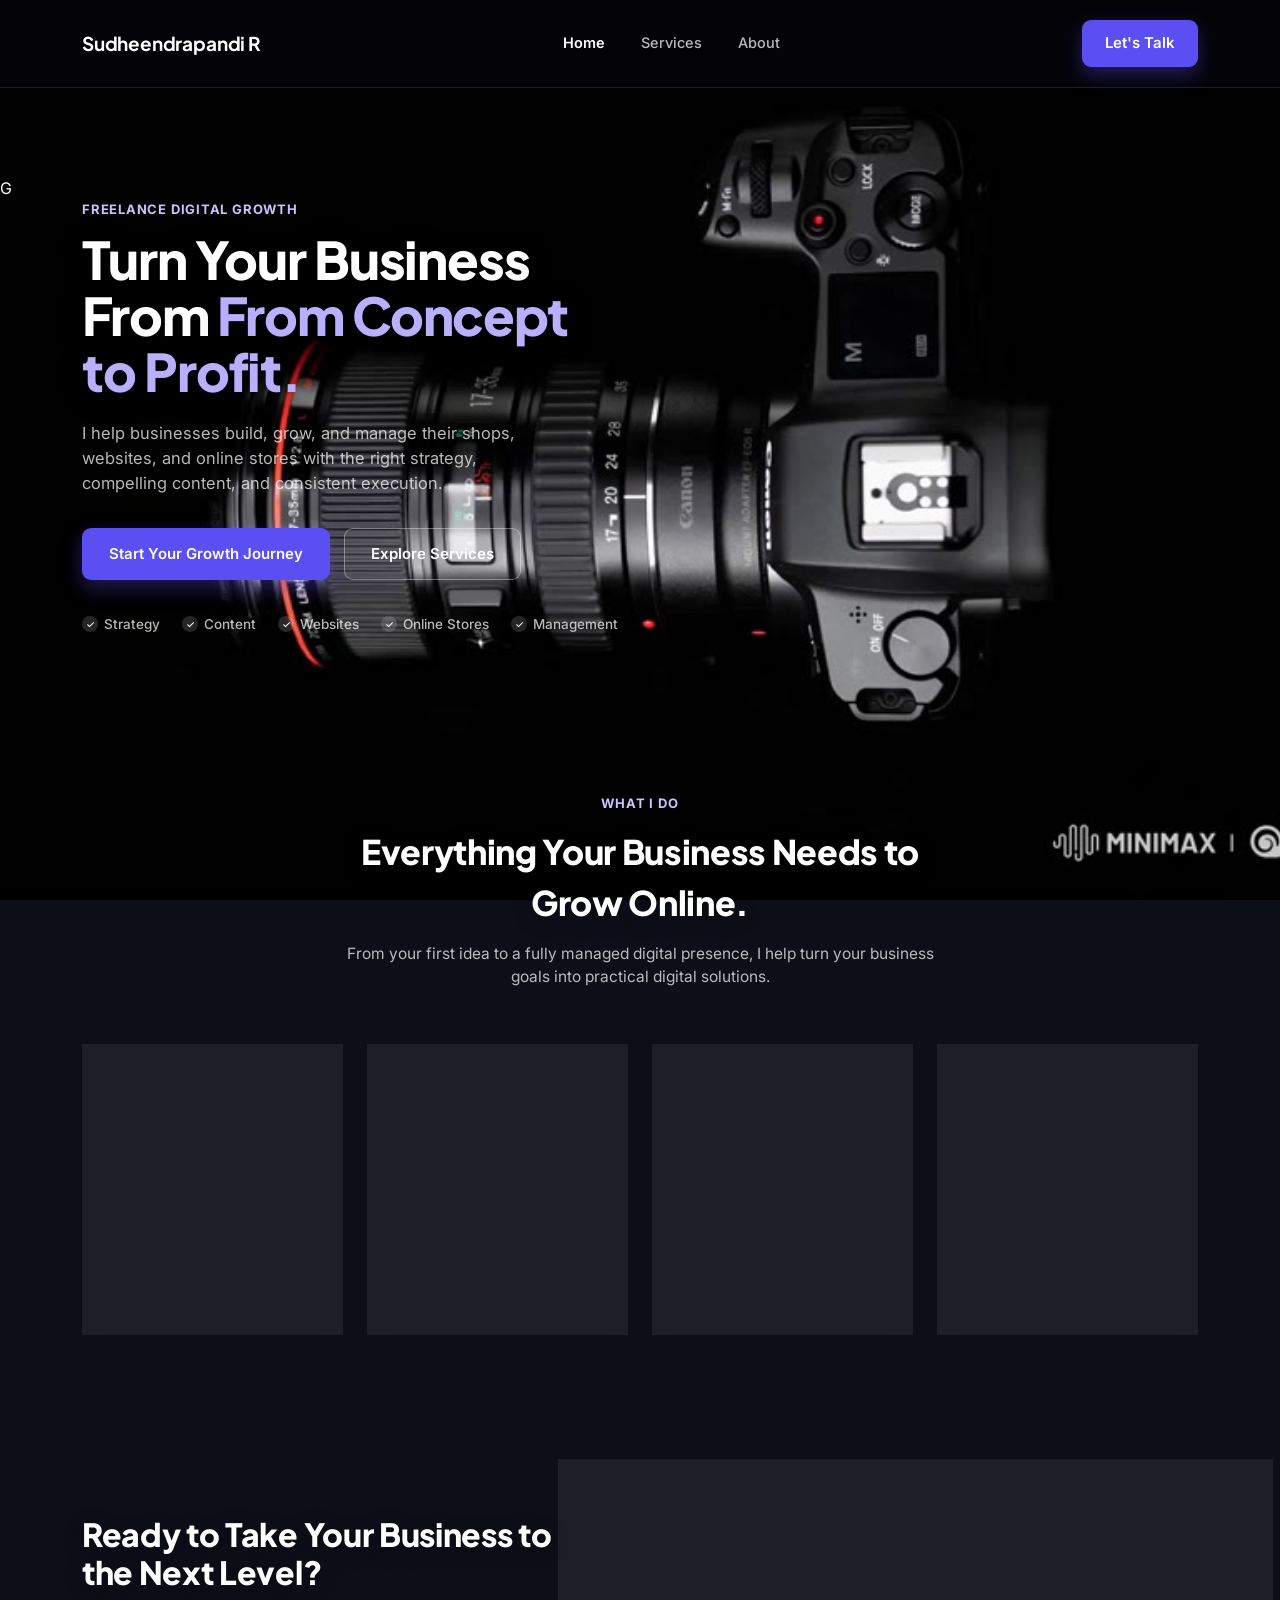
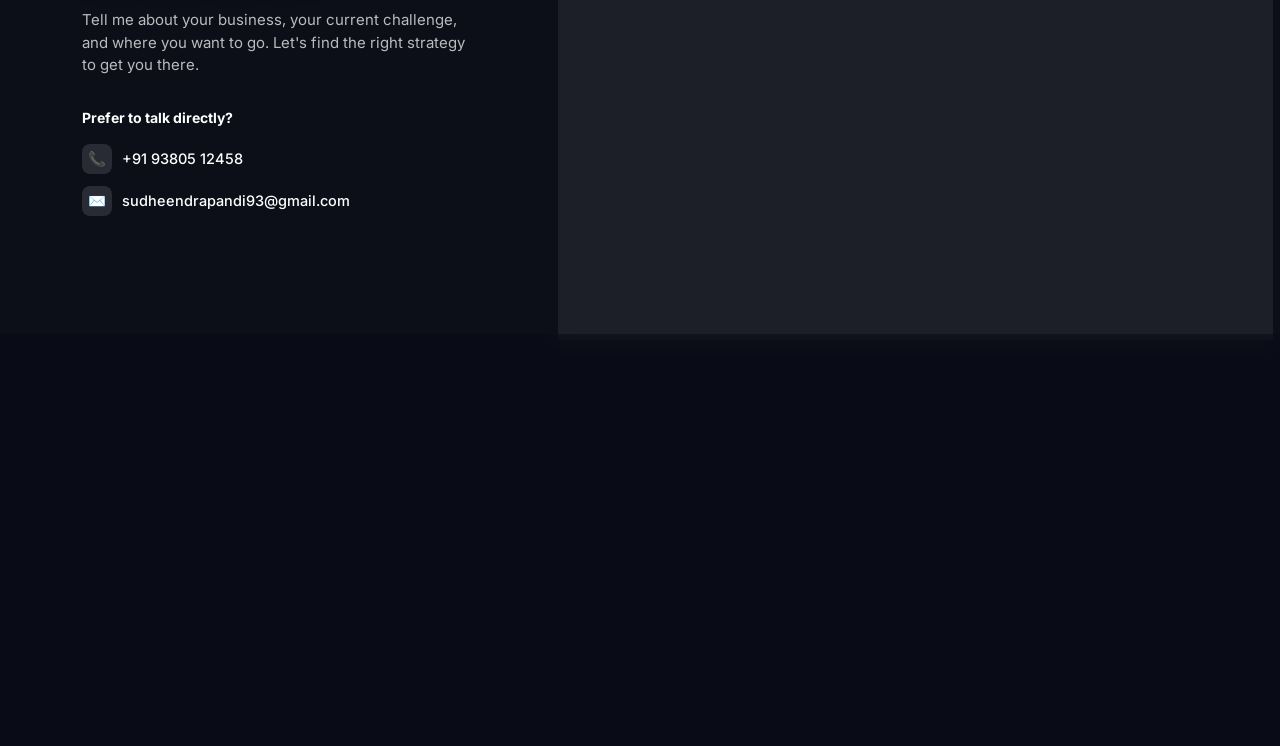
<file: index.html>
<!DOCTYPE html>
<html lang="en">
<head>
<meta charset="UTF-8">
<meta name="viewport" content="width=device-width, initial-scale=1.0">
<title>Sudheendrapandi R | Freelance Digital Growth</title>
<link rel="preconnect" href="https://fonts.googleapis.com">
<link rel="preconnect" href="https://fonts.gstatic.com" crossorigin>
<link href="https://fonts.googleapis.com/css2?family=Inter:wght@400;500;600;700;800&family=Plus+Jakarta+Sans:wght@600;700;800&display=swap" rel="stylesheet">
<link rel="stylesheet" href="css/style.css">
</head>
<body>

<canvas id="bgCinema" class="bg-cinema"></canvas>

<header>
  <div class="nav-wrap">
    <div class="brand">Sudheendrapandi R</div>
    <nav class="nav-links" id="navLinks">
      <a href="#home" class="active">Home</a>
      <a href="#services">Services</a>
      <a href="#about">About</a>
    </nav>
    <a href="#contact" class="btn btn-primary" style="padding:11px 22px;">Let's Talk</a>
    <button class="nav-toggle" id="navToggle" aria-label="Toggle menu"><span></span><span></span><span></span></button>
  </div>
</header>

<!-- HERO -->
<section class="hero" id="home">G
  <div class="container hero-grid">
    <div>
      <span class="eyebrow">Freelance Digital Growth</span>
      <h1>Turn Your Business From <span>From Concept to Profit.</span></h1>
      <p>I help businesses build, grow, and manage their shops, websites, and online stores with the right strategy, compelling content, and consistent execution.</p>
      <div class="hero-ctas">
        <a href="#contact" class="btn btn-primary">Start Your Growth Journey</a>
        <a href="#services" class="btn btn-outline">Explore Services</a>
      </div>
      <ul class="hero-tags">
        <li><span class="dot">✓</span> Strategy</li>
        <li><span class="dot">✓</span> Content</li>
        <li><span class="dot">✓</span> Websites</li>
        <li><span class="dot">✓</span> Online Stores</li>
        <li><span class="dot">✓</span> Management</li>
      </ul>
    </div>
</section>

<!-- WHAT I DO -->
<section class="section" id="services">
  <div class="container">
    <div class="section-head">
      <span class="eyebrow">What I Do</span>
      <h2>Everything Your Business Needs to Grow Online.</h2>
      <p>From your first idea to a fully managed digital presence, I help turn your business goals into practical digital solutions.</p>
    </div>
    <div class="cards-4">
      <div class="card">
        <div class="icon-box purple">🎯</div>
        <h3>Business Strategy</h3>
        <p>Create a clear digital strategy based on your business, audience, goals, and market.</p>
      </div>
      <div class="card">
        <div class="icon-box blue">🖥️</div>
        <h3>Websites & Online Stores</h3>
        <p>Build or improve professional websites and online stores designed to attract visitors and convert them into customers.</p>
      </div>
      <div class="card">
        <div class="icon-box green">✏️</div>
        <h3>Content & Scripting</h3>
        <p>Create engaging content ideas, scripts, and messaging that communicate your value and capture attention.</p>
      </div>
      <div class="card">
        <div class="icon-box orange">⚙️</div>
        <h3>Digital Management</h3>
        <p>Keep your digital platforms updated, optimized, and moving forward with consistent management.</p>
      </div>
    </div>
  </div>
</section>

<!-- CONTACT / LEAD FORM -->
<section class="contact" id="contact">
  <div class="container contact-grid">
    <div id="about">
      <h2>Ready to Take Your Business to the Next Level?</h2>
      <p>Tell me about your business, your current challenge, and where you want to go. Let's find the right strategy to get you there.</p>
      <div class="direct-label">Prefer to talk directly?</div>
      <div class="direct-item">
        <span class="ic">📞</span> +91 93805 12458
      </div>
      <div class="direct-item">
        <span class="ic">✉️</span> sudheendrapandi93@gmail.com
      </div>
    </div>

    <form class="lead-form" id="leadForm">
      <div class="form-row">
        <div class="field">
          <label for="name">Full Name</label>
          <input type="text" id="name" name="name" placeholder="Full Name" required>
        </div>
        <div class="field">
          <label for="businessName">Business Name</label>
          <input type="text" id="businessName" name="businessName" placeholder="Business Name" required>
        </div>
      </div>
      <div class="form-row">
        <div class="field">
          <label for="email">Email Address</label>
          <input type="email" id="email" name="email" placeholder="Email Address" required>
        </div>
        <div class="field">
          <label for="phone">Phone Number</label>
          <input type="tel" id="phone" name="phone" placeholder="Phone Number" required>
        </div>
      </div>
      <button type="submit" class="btn btn-primary" id="submitBtn">Start My Growth Journey</button>
      <div class="form-msg" id="formMsg"></div>
    </form>
  </div>
</section>

<footer>
  <div class="container">
    <div class="footer-grid">
      <div class="footer-brand">
        <div class="brand">Sudheendrapandi R</div>
        <p>Helping businesses build, grow, and manage stronger digital experiences.</p>
        <div class="social">
          <a href="https://www.linkedin.com/in/sudheendrapandi-r">in</a>
          <a href="#" aria-label="Instagram">◎</a>
          <a href="#" aria-label="WhatsApp">☎</a>
        </div>
      </div>
      <div>
        <h4>Explore</h4>
        <ul>
          <li><a href="#home">Home</a></li>
          <li><a href="#services">Services</a></li>
          <li><a href="#about">About</a></li>
        </ul>
      </div>
      <div>
        <h4>Services</h4>
        <ul>
          <li><a href="#services">Business Strategy</a></li>
          <li><a href="#services">Websites</a></li>
          <li><a href="#services">Online Stores</a></li>
          <li><a href="#services">Content & Scripting</a></li>
          <li><a href="#services">Digital Management</a></li>
        </ul>
      </div>
      <div>
        <h4>Contact</h4>
        <div class="footer-contact-item">📞 +91 93805 12458</div>
        <div class="footer-contact-item">✉️ sudheendrapandi93@gmail.com</div>
      </div>
    </div>
    <div class="footer-bottom">© 2026 Sudheendrapandi R. All rights reserved.</div>
  </div>
</footer>

<script src="js/scroll-cinema.js"></script>
<script src="js/script.js"></script>
</body>
</html>
</file>
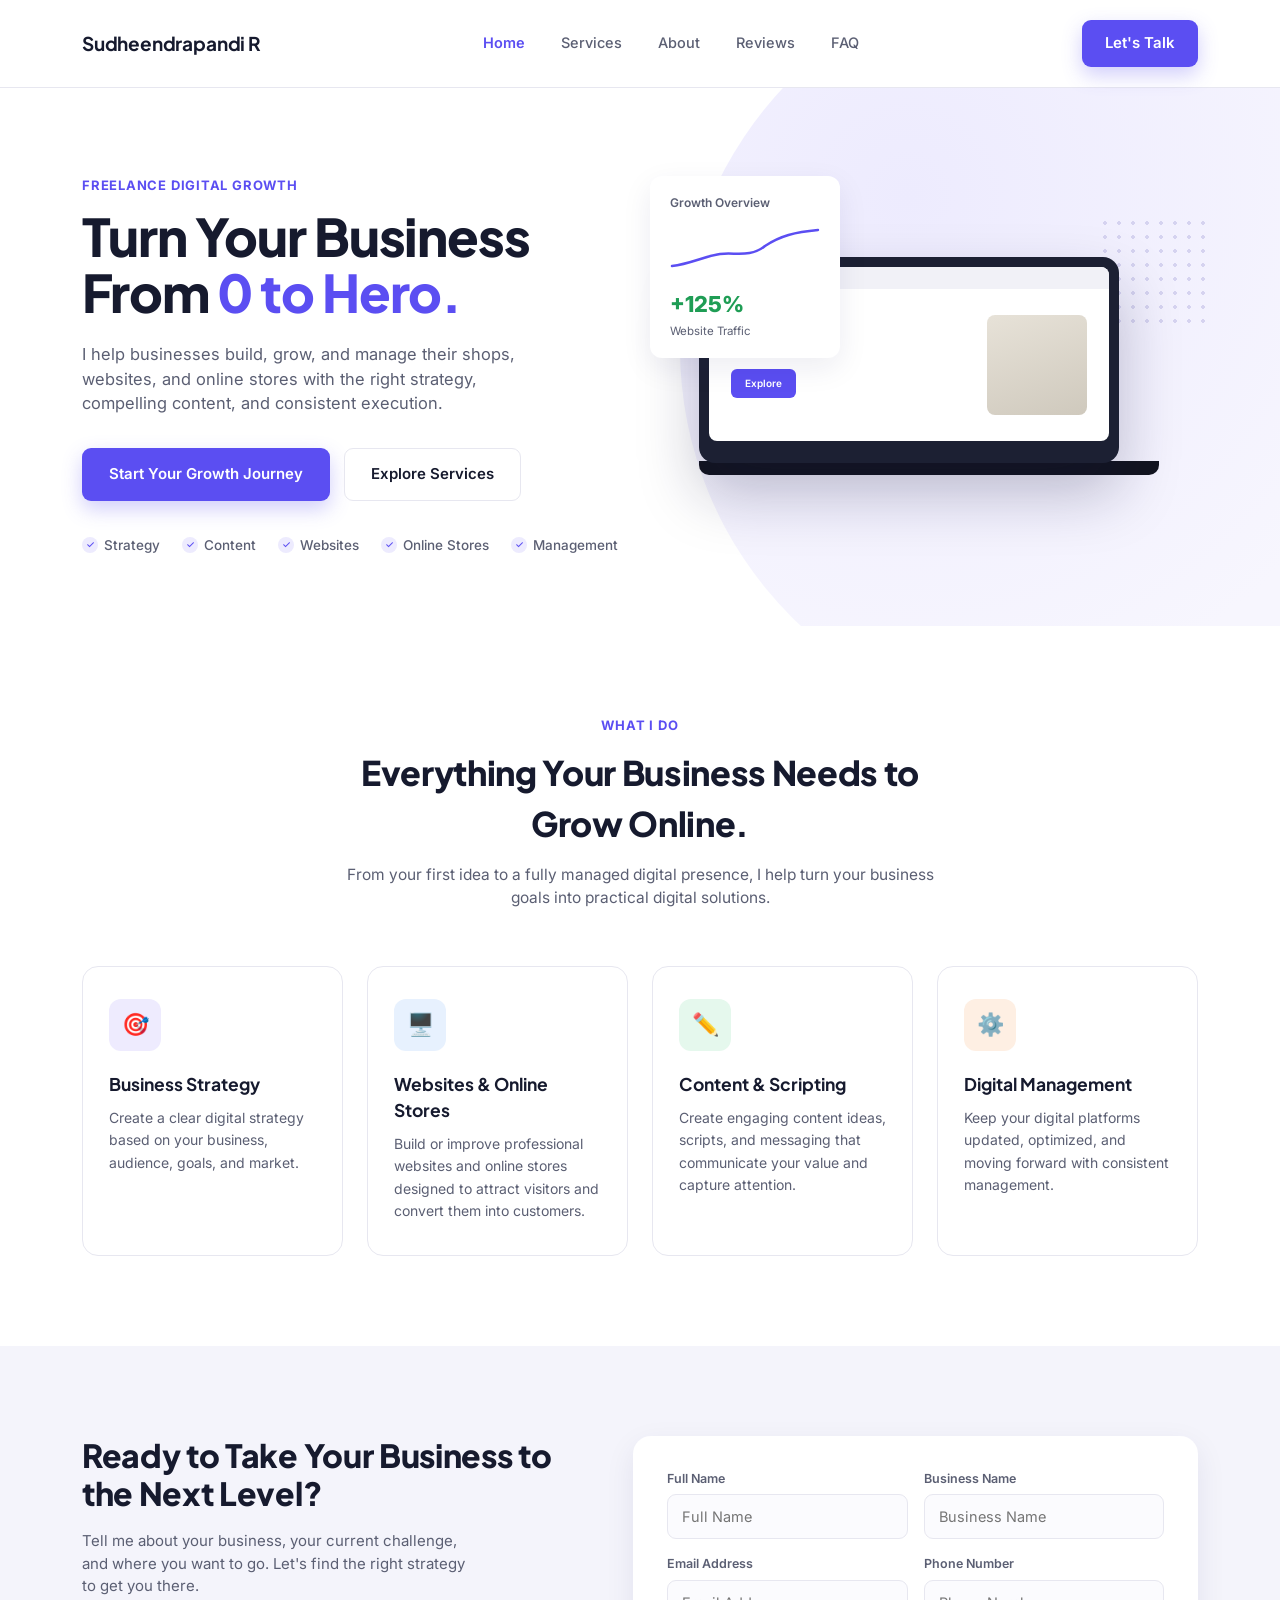
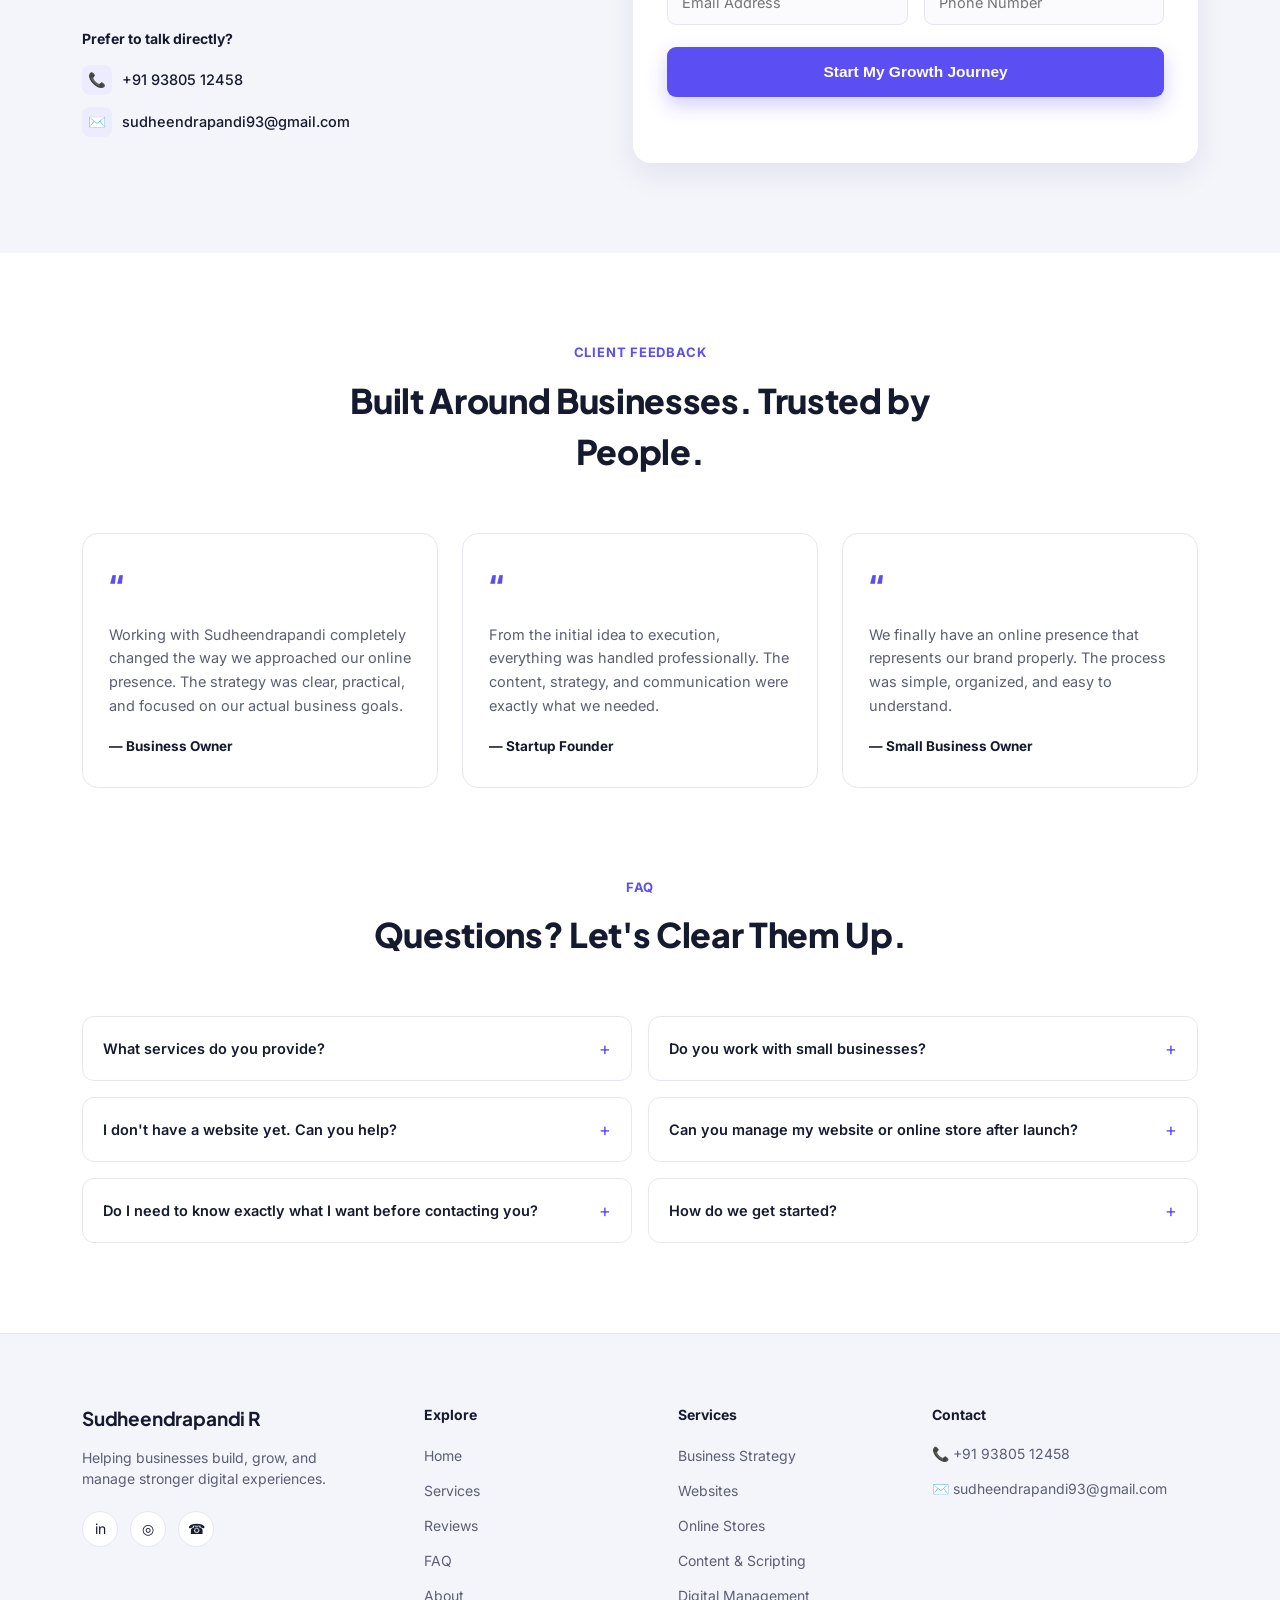
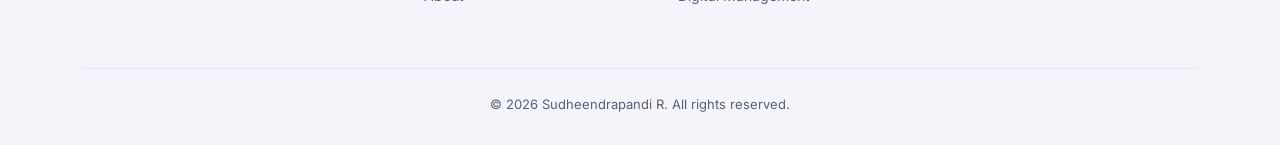
<file: index (3).html>
<!DOCTYPE html>
<html lang="en">
<head>
<meta charset="UTF-8">
<meta name="viewport" content="width=device-width, initial-scale=1.0">
<title>Sudheendrapandi R | Freelance Digital Growth</title>
<link rel="preconnect" href="https://fonts.googleapis.com">
<link rel="preconnect" href="https://fonts.gstatic.com" crossorigin>
<link href="https://fonts.googleapis.com/css2?family=Inter:wght@400;500;600;700;800&family=Plus+Jakarta+Sans:wght@600;700;800&display=swap" rel="stylesheet">
<style>
  :root{
    --ink:#161A2E;
    --ink-soft:#5B5F73;
    --indigo:#5B4EF2;
    --indigo-dark:#4B3FE0;
    --indigo-light:#EDEBFE;
    --bg-soft:#F4F4FB;
    --line:#E7E7F0;
    --white:#ffffff;
    --radius:14px;
    --shadow:0 10px 30px rgba(30,20,90,0.08);
  }

  *{box-sizing:border-box; margin:0; padding:0;}

  html{scroll-behavior:smooth;}

  body{
    font-family:'Inter',sans-serif;
    color:var(--ink);
    background:var(--white);
    line-height:1.5;
    -webkit-font-smoothing:antialiased;
  }

  h1,h2,h3,.brand{
    font-family:'Plus Jakarta Sans','Inter',sans-serif;
  }

  a{color:inherit; text-decoration:none;}
  ul{list-style:none;}
  img{max-width:100%; display:block;}

  .container{
    max-width:1180px;
    margin:0 auto;
    padding:0 32px;
  }

  .eyebrow{
    font-size:13px;
    font-weight:700;
    letter-spacing:0.06em;
    color:var(--indigo);
    text-transform:uppercase;
    display:block;
    margin-bottom:12px;
  }

  .btn{
    display:inline-flex;
    align-items:center;
    justify-content:center;
    gap:8px;
    padding:14px 26px;
    border-radius:9px;
    font-weight:600;
    font-size:15px;
    cursor:pointer;
    border:1px solid transparent;
    transition:transform .15s ease, box-shadow .15s ease, background .15s ease;
  }
  .btn:active{transform:translateY(1px);}

  .btn-primary{
    background:var(--indigo);
    color:#fff;
    box-shadow:0 8px 20px rgba(91,78,242,0.28);
  }
  .btn-primary:hover{background:var(--indigo-dark);}

  .btn-outline{
    background:#fff;
    color:var(--ink);
    border:1px solid var(--line);
  }
  .btn-outline:hover{border-color:var(--indigo); color:var(--indigo);}

  /* ---------- HEADER ---------- */
  header{
    position:sticky;
    top:0;
    z-index:50;
    background:rgba(255,255,255,0.9);
    backdrop-filter:blur(8px);
    border-bottom:1px solid var(--line);
  }
  .nav-wrap{
    display:flex;
    align-items:center;
    justify-content:space-between;
    padding:20px 32px;
    max-width:1180px;
    margin:0 auto;
  }
  .brand{
    font-weight:700;
    font-size:19px;
    letter-spacing:-0.01em;
  }
  .nav-links{
    display:flex;
    gap:36px;
    font-size:14.5px;
    font-weight:500;
    color:var(--ink-soft);
  }
  .nav-links a.active{color:var(--indigo); font-weight:600;}
  .nav-links a:hover{color:var(--indigo);}
  .nav-toggle{display:none; flex-direction:column; gap:5px; cursor:pointer; background:none; border:none;}
  .nav-toggle span{width:24px; height:2px; background:var(--ink); border-radius:2px;}

  /* ---------- HERO ---------- */
  .hero{
    position:relative;
    overflow:hidden;
    padding:88px 0 70px;
  }
  .hero-blob{
    position:absolute;
    top:-120px; right:-160px;
    width:760px; height:760px;
    border-radius:50%;
    background:radial-gradient(circle at 30% 30%, #EDEBFE, #F7F6FE 70%);
    z-index:0;
  }
  .hero-grid{
    position:relative;
    z-index:1;
    display:grid;
    grid-template-columns:1fr 1fr;
    gap:40px;
    align-items:center;
  }
  .hero h1{
    font-size:52px;
    line-height:1.08;
    font-weight:800;
    letter-spacing:-0.02em;
    margin-bottom:22px;
    color:var(--ink);
  }
  .hero h1 span{color:var(--indigo);}
  .hero p{
    font-size:16.5px;
    color:var(--ink-soft);
    max-width:460px;
    margin-bottom:32px;
  }
  .hero-ctas{
    display:flex;
    gap:14px;
    margin-bottom:34px;
    flex-wrap:wrap;
  }
  .hero-tags{
    display:flex;
    gap:22px;
    flex-wrap:wrap;
    font-size:13.5px;
    color:var(--ink-soft);
    font-weight:500;
  }
  .hero-tags li{display:flex; align-items:center; gap:6px;}
  .hero-tags .dot{
    width:16px; height:16px; border-radius:50%;
    background:var(--indigo-light);
    color:var(--indigo);
    display:flex; align-items:center; justify-content:center;
    font-size:10px;
    flex-shrink:0;
  }

  .hero-visual{
    position:relative;
    display:flex;
    justify-content:center;
    align-items:center;
    min-height:380px;
  }
  .laptop{
    position:relative;
    width:420px;
    background:#1c2033;
    border-radius:16px;
    padding:10px 10px 22px;
    box-shadow:0 30px 60px rgba(20,20,60,0.25);
    z-index:1;
  }
  .laptop-screen{
    background:#fff;
    border-radius:8px;
    overflow:hidden;
  }
  .laptop-bar{
    height:22px;
    background:#f1f1f7;
    display:flex;
    align-items:center;
    gap:5px;
    padding:0 10px;
  }
  .laptop-bar span{width:6px;height:6px;border-radius:50%;background:#d7d7e4;}
  .laptop-body{
    padding:26px 22px;
    display:flex;
    justify-content:space-between;
    gap:14px;
  }
  .laptop-body h3{font-size:17px; font-weight:800; margin-bottom:12px; line-height:1.25;}
  .laptop-btn{
    background:var(--indigo);
    color:#fff;
    font-size:10px;
    font-weight:600;
    padding:7px 14px;
    border-radius:6px;
    display:inline-block;
  }
  .laptop-img{
    width:100px;
    border-radius:8px;
    background:linear-gradient(160deg,#e7e2d8,#cfc9bd);
    height:100px;
  }
  .laptop-stand{
    width:460px;
    height:14px;
    background:#12141f;
    border-radius:0 0 10px 10px;
    margin:0 auto;
    margin-top:-2px;
  }

  .float-card{
    position:absolute;
    top:0px;
    left:-10px;
    background:#fff;
    border-radius:12px;
    box-shadow:var(--shadow);
    padding:18px 20px;
    width:190px;
    z-index:2;
  }
  .float-card .label{font-size:12px; font-weight:600; color:var(--ink-soft); margin-bottom:14px;}
  .float-card svg{margin-bottom:10px;}
  .float-card .stat{font-size:22px; font-weight:800; color:#1F9D55;}
  .float-card .stat-label{font-size:11.5px; color:var(--ink-soft); margin-top:2px;}

  .dot-grid{
    position:absolute;
    top:40px; right:-10px;
    width:110px; height:110px;
    background-image:radial-gradient(#c9c6ea 1.6px, transparent 1.6px);
    background-size:14px 14px;
    opacity:.7;
    z-index:0;
  }

  /* ---------- WHAT I DO ---------- */
  .section{padding:90px 0;}
  .section-head{
    text-align:center;
    max-width:600px;
    margin:0 auto 56px;
  }
  .section-head h2{
    font-size:34px;
    font-weight:800;
    letter-spacing:-0.01em;
    margin-bottom:14px;
  }
  .section-head p{color:var(--ink-soft); font-size:15.5px;}

  .cards-4{
    display:grid;
    grid-template-columns:repeat(4,1fr);
    gap:24px;
  }
  .card{
    border:1px solid var(--line);
    border-radius:16px;
    padding:32px 26px;
    background:#fff;
    transition:box-shadow .2s ease, transform .2s ease;
  }
  .card:hover{box-shadow:var(--shadow); transform:translateY(-4px);}
  .icon-box{
    width:52px; height:52px;
    border-radius:12px;
    display:flex; align-items:center; justify-content:center;
    margin-bottom:20px;
    font-size:22px;
  }
  .icon-box.purple{background:#EEEBFE; color:#6C5CE7;}
  .icon-box.blue{background:#E7F1FE; color:#2E8CE0;}
  .icon-box.green{background:#E5F8ED; color:#26A65B;}
  .icon-box.orange{background:#FEEFE3; color:#E88B33;}

  .card h3{font-size:17.5px; font-weight:700; margin-bottom:10px;}
  .card p{font-size:14px; color:var(--ink-soft); line-height:1.6;}

  /* ---------- CONTACT / LEAD FORM ---------- */
  .contact{
    background:var(--bg-soft);
    padding:90px 0;
  }
  .contact-grid{
    display:grid;
    grid-template-columns:1fr 1.15fr;
    gap:60px;
    align-items:flex-start;
  }
  .contact h2{
    font-size:32px;
    font-weight:800;
    letter-spacing:-0.01em;
    margin-bottom:18px;
    line-height:1.2;
  }
  .contact > div p{
    color:var(--ink-soft);
    font-size:15px;
    margin-bottom:30px;
    max-width:400px;
  }
  .direct-label{
    font-weight:700;
    font-size:14px;
    margin-bottom:16px;
  }
  .direct-item{
    display:flex;
    align-items:center;
    gap:10px;
    font-size:14.5px;
    color:var(--ink);
    margin-bottom:12px;
    font-weight:500;
  }
  .direct-item .ic{
    width:30px; height:30px;
    border-radius:8px;
    background:var(--indigo-light);
    color:var(--indigo);
    display:flex; align-items:center; justify-content:center;
    flex-shrink:0;
  }

  form.lead-form{
    background:#fff;
    border-radius:18px;
    padding:34px;
    box-shadow:var(--shadow);
  }
  .form-row{
    display:grid;
    grid-template-columns:1fr 1fr;
    gap:16px;
    margin-bottom:16px;
  }
  .field label{
    display:block;
    font-size:12.5px;
    font-weight:600;
    color:var(--ink-soft);
    margin-bottom:6px;
  }
  .field input{
    width:100%;
    padding:13px 14px;
    border:1px solid var(--line);
    border-radius:9px;
    font-size:14.5px;
    font-family:inherit;
    color:var(--ink);
    background:#fbfbfe;
    transition:border-color .15s ease, box-shadow .15s ease;
  }
  .field input:focus{
    outline:none;
    border-color:var(--indigo);
    box-shadow:0 0 0 3px rgba(91,78,242,0.15);
    background:#fff;
  }
  .field.full{margin-bottom:16px;}
  form.lead-form button{
    width:100%;
    margin-top:6px;
    padding:15px;
    font-size:15.5px;
  }
  .form-msg{
    margin-top:14px;
    font-size:13.5px;
    font-weight:600;
    text-align:center;
    min-height:18px;
  }
  .form-msg.success{color:#1F9D55;}
  .form-msg.error{color:#D64545;}

  /* ---------- TESTIMONIALS ---------- */
  .testimonials{padding:90px 0;}
  .t-grid{
    display:grid;
    grid-template-columns:repeat(3,1fr);
    gap:24px;
  }
  .t-card{
    border:1px solid var(--line);
    border-radius:16px;
    padding:30px 26px;
  }
  .t-quote{color:var(--indigo); font-size:30px; font-weight:800; margin-bottom:14px; display:block;}
  .t-card p{font-size:14.5px; color:var(--ink-soft); line-height:1.65; margin-bottom:18px;}
  .t-card .who{font-size:13.5px; font-weight:700; color:var(--ink);}

  /* ---------- FAQ ---------- */
  .faq{padding:0 0 90px;}
  .faq-grid{
    display:grid;
    grid-template-columns:1fr 1fr;
    gap:16px;
  }
  .faq-item{
    border:1px solid var(--line);
    border-radius:12px;
    padding:18px 20px;
    display:flex;
    align-items:center;
    justify-content:space-between;
    cursor:pointer;
    font-size:14.5px;
    font-weight:600;
    background:#fff;
    transition:border-color .15s ease;
  }
  .faq-item:hover{border-color:var(--indigo);}
  .faq-item .plus{
    font-size:18px;
    font-weight:400;
    color:var(--indigo);
    flex-shrink:0;
    margin-left:12px;
  }

  /* ---------- FOOTER ---------- */
  footer{
    background:var(--bg-soft);
    padding:70px 0 30px;
    border-top:1px solid var(--line);
  }
  .footer-grid{
    display:grid;
    grid-template-columns:1.4fr 1fr 1fr 1.2fr;
    gap:32px;
    margin-bottom:50px;
  }
  .footer-brand p{
    color:var(--ink-soft);
    font-size:14px;
    margin:14px 0 22px;
    max-width:260px;
  }
  .footer-brand .brand{font-size:19px;}
  .social{display:flex; gap:12px;}
  .social a{
    width:36px; height:36px;
    border-radius:50%;
    background:#fff;
    border:1px solid var(--line);
    display:flex; align-items:center; justify-content:center;
    font-size:14px;
    transition:background .15s ease, color .15s ease;
  }
  .social a:hover{background:var(--indigo); color:#fff; border-color:var(--indigo);}

  footer h4{font-size:14px; font-weight:700; margin-bottom:18px;}
  footer ul li{margin-bottom:11px;}
  footer ul li a{
    font-size:14px;
    color:var(--ink-soft);
    transition:color .15s ease;
  }
  footer ul li a:hover{color:var(--indigo);}
  .footer-contact-item{
    display:flex;
    align-items:center;
    gap:10px;
    font-size:14px;
    color:var(--ink-soft);
    margin-bottom:14px;
  }
  .footer-bottom{
    text-align:center;
    font-size:13px;
    color:var(--ink-soft);
    padding-top:26px;
    border-top:1px solid var(--line);
  }

  /* ---------- RESPONSIVE ---------- */
  @media (max-width: 980px){
    .hero-grid{grid-template-columns:1fr;}
    .hero-visual{order:-1; min-height:300px; margin-bottom:10px;}
    .cards-4{grid-template-columns:repeat(2,1fr);}
    .contact-grid{grid-template-columns:1fr;}
    .t-grid{grid-template-columns:1fr;}
    .faq-grid{grid-template-columns:1fr;}
    .footer-grid{grid-template-columns:1fr 1fr;}
  }

  @media (max-width: 680px){
    .nav-links{
      position:absolute;
      top:100%; left:0; right:0;
      background:#fff;
      flex-direction:column;
      gap:0;
      border-bottom:1px solid var(--line);
      display:none;
    }
    .nav-links.open{display:flex;}
    .nav-links a{padding:14px 32px; border-top:1px solid var(--line); width:100%;}
    .nav-toggle{display:flex;}
    .hero h1{font-size:36px;}
    .hero-ctas{flex-direction:column;}
    .hero-ctas .btn{width:100%;}
    .cards-4{grid-template-columns:1fr;}
    .form-row{grid-template-columns:1fr;}
    .laptop{width:100%; max-width:340px;}
    .laptop-stand{width:100%; max-width:360px;}
    .float-card{position:static; margin-bottom:16px; width:100%;}
    .footer-grid{grid-template-columns:1fr; gap:36px;}
    .container{padding:0 20px;}
  }
</style>
</head>
<body>

<header>
  <div class="nav-wrap">
    <div class="brand">Sudheendrapandi R</div>
    <nav class="nav-links" id="navLinks">
      <a href="#home" class="active">Home</a>
      <a href="#services">Services</a>
      <a href="#about">About</a>
      <a href="#reviews">Reviews</a>
      <a href="#faq">FAQ</a>
    </nav>
    <a href="#contact" class="btn btn-primary" style="padding:11px 22px;">Let's Talk</a>
    <button class="nav-toggle" id="navToggle" aria-label="Toggle menu"><span></span><span></span><span></span></button>
  </div>
</header>

<!-- HERO -->
<section class="hero" id="home">
  <div class="hero-blob"></div>
  <div class="container hero-grid">
    <div>
      <span class="eyebrow">Freelance Digital Growth</span>
      <h1>Turn Your Business From <span>0 to Hero.</span></h1>
      <p>I help businesses build, grow, and manage their shops, websites, and online stores with the right strategy, compelling content, and consistent execution.</p>
      <div class="hero-ctas">
        <a href="#contact" class="btn btn-primary">Start Your Growth Journey</a>
        <a href="#services" class="btn btn-outline">Explore Services</a>
      </div>
      <ul class="hero-tags">
        <li><span class="dot">✓</span> Strategy</li>
        <li><span class="dot">✓</span> Content</li>
        <li><span class="dot">✓</span> Websites</li>
        <li><span class="dot">✓</span> Online Stores</li>
        <li><span class="dot">✓</span> Management</li>
      </ul>
    </div>

    <div class="hero-visual">
      <div class="dot-grid"></div>
      <div class="float-card">
        <div class="label">Growth Overview</div>
        <svg width="150" height="46" viewBox="0 0 150 46" fill="none">
          <path d="M2 40 C 20 38, 35 30, 50 28 C 65 26, 80 32, 95 20 C 110 10, 125 6, 148 4" stroke="#5B4EF2" stroke-width="2.5" fill="none" stroke-linecap="round"/>
        </svg>
        <div class="stat">+125%</div>
        <div class="stat-label">Website Traffic</div>
      </div>
      <div>
        <div class="laptop">
          <div class="laptop-screen">
            <div class="laptop-bar"><span></span><span></span><span></span></div>
            <div class="laptop-body">
              <div>
                <h3>Build. Grow.<br>Succeed.</h3>
                <span class="laptop-btn">Explore</span>
              </div>
              <div class="laptop-img"></div>
            </div>
          </div>
        </div>
        <div class="laptop-stand"></div>
      </div>
    </div>
  </div>
</section>

<!-- WHAT I DO -->
<section class="section" id="services">
  <div class="container">
    <div class="section-head">
      <span class="eyebrow">What I Do</span>
      <h2>Everything Your Business Needs to Grow Online.</h2>
      <p>From your first idea to a fully managed digital presence, I help turn your business goals into practical digital solutions.</p>
    </div>
    <div class="cards-4">
      <div class="card">
        <div class="icon-box purple">🎯</div>
        <h3>Business Strategy</h3>
        <p>Create a clear digital strategy based on your business, audience, goals, and market.</p>
      </div>
      <div class="card">
        <div class="icon-box blue">🖥️</div>
        <h3>Websites & Online Stores</h3>
        <p>Build or improve professional websites and online stores designed to attract visitors and convert them into customers.</p>
      </div>
      <div class="card">
        <div class="icon-box green">✏️</div>
        <h3>Content & Scripting</h3>
        <p>Create engaging content ideas, scripts, and messaging that communicate your value and capture attention.</p>
      </div>
      <div class="card">
        <div class="icon-box orange">⚙️</div>
        <h3>Digital Management</h3>
        <p>Keep your digital platforms updated, optimized, and moving forward with consistent management.</p>
      </div>
    </div>
  </div>
</section>

<!-- CONTACT / LEAD FORM -->
<section class="contact" id="contact">
  <div class="container contact-grid">
    <div id="about">
      <h2>Ready to Take Your Business to the Next Level?</h2>
      <p>Tell me about your business, your current challenge, and where you want to go. Let's find the right strategy to get you there.</p>
      <div class="direct-label">Prefer to talk directly?</div>
      <div class="direct-item">
        <span class="ic">📞</span> +91 93805 12458
      </div>
      <div class="direct-item">
        <span class="ic">✉️</span> sudheendrapandi93@gmail.com
      </div>
    </div>

    <form class="lead-form" id="leadForm">
      <div class="form-row">
        <div class="field">
          <label for="name">Full Name</label>
          <input type="text" id="name" name="name" placeholder="Full Name" required>
        </div>
        <div class="field">
          <label for="businessName">Business Name</label>
          <input type="text" id="businessName" name="businessName" placeholder="Business Name" required>
        </div>
      </div>
      <div class="form-row">
        <div class="field">
          <label for="email">Email Address</label>
          <input type="email" id="email" name="email" placeholder="Email Address" required>
        </div>
        <div class="field">
          <label for="phone">Phone Number</label>
          <input type="tel" id="phone" name="phone" placeholder="Phone Number" required>
        </div>
      </div>
      <button type="submit" class="btn btn-primary" id="submitBtn">Start My Growth Journey</button>
      <div class="form-msg" id="formMsg"></div>
    </form>
  </div>
</section>

<!-- TESTIMONIALS -->
<section class="testimonials" id="reviews">
  <div class="container">
    <div class="section-head">
      <span class="eyebrow">Client Feedback</span>
      <h2>Built Around Businesses. Trusted by People.</h2>
    </div>
    <div class="t-grid">
      <div class="t-card">
        <span class="t-quote">&ldquo;</span>
        <p>Working with Sudheendrapandi completely changed the way we approached our online presence. The strategy was clear, practical, and focused on our actual business goals.</p>
        <div class="who">— Business Owner</div>
      </div>
      <div class="t-card">
        <span class="t-quote">&ldquo;</span>
        <p>From the initial idea to execution, everything was handled professionally. The content, strategy, and communication were exactly what we needed.</p>
        <div class="who">— Startup Founder</div>
      </div>
      <div class="t-card">
        <span class="t-quote">&ldquo;</span>
        <p>We finally have an online presence that represents our brand properly. The process was simple, organized, and easy to understand.</p>
        <div class="who">— Small Business Owner</div>
      </div>
    </div>
  </div>
</section>

<!-- FAQ -->
<section class="faq" id="faq">
  <div class="container">
    <div class="section-head">
      <span class="eyebrow">FAQ</span>
      <h2>Questions? Let's Clear Them Up.</h2>
    </div>
    <div class="faq-grid">
      <div class="faq-item"><span>What services do you provide?</span><span class="plus">+</span></div>
      <div class="faq-item"><span>Do you work with small businesses?</span><span class="plus">+</span></div>
      <div class="faq-item"><span>I don't have a website yet. Can you help?</span><span class="plus">+</span></div>
      <div class="faq-item"><span>Can you manage my website or online store after launch?</span><span class="plus">+</span></div>
      <div class="faq-item"><span>Do I need to know exactly what I want before contacting you?</span><span class="plus">+</span></div>
      <div class="faq-item"><span>How do we get started?</span><span class="plus">+</span></div>
    </div>
  </div>
</section>

<!-- FOOTER -->
<footer>
  <div class="container">
    <div class="footer-grid">
      <div class="footer-brand">
        <div class="brand">Sudheendrapandi R</div>
        <p>Helping businesses build, grow, and manage stronger digital experiences.</p>
        <div class="social">
          <a href="#" aria-label="LinkedIn">in</a>
          <a href="#" aria-label="Instagram">◎</a>
          <a href="#" aria-label="WhatsApp">☎</a>
        </div>
      </div>
      <div>
        <h4>Explore</h4>
        <ul>
          <li><a href="#home">Home</a></li>
          <li><a href="#services">Services</a></li>
          <li><a href="#reviews">Reviews</a></li>
          <li><a href="#faq">FAQ</a></li>
          <li><a href="#about">About</a></li>
        </ul>
      </div>
      <div>
        <h4>Services</h4>
        <ul>
          <li><a href="#services">Business Strategy</a></li>
          <li><a href="#services">Websites</a></li>
          <li><a href="#services">Online Stores</a></li>
          <li><a href="#services">Content & Scripting</a></li>
          <li><a href="#services">Digital Management</a></li>
        </ul>
      </div>
      <div>
        <h4>Contact</h4>
        <div class="footer-contact-item">📞 +91 93805 12458</div>
        <div class="footer-contact-item">✉️ sudheendrapandi93@gmail.com</div>
      </div>
    </div>
    <div class="footer-bottom">© 2026 Sudheendrapandi R. All rights reserved.</div>
  </div>
</footer>

<script>
  // Mobile nav toggle
  const navToggle = document.getElementById('navToggle');
  const navLinks = document.getElementById('navLinks');
  navToggle.addEventListener('click', () => {
    navLinks.classList.toggle('open');
  });
  navLinks.querySelectorAll('a').forEach(a => {
    a.addEventListener('click', () => navLinks.classList.remove('open'));
  });

  // FAQ toggle (simple accordion look, non-destructive since no answers provided in design)
  document.querySelectorAll('.faq-item').forEach(item => {
    item.addEventListener('click', () => {
      const plus = item.querySelector('.plus');
      plus.textContent = plus.textContent === '+' ? '–' : '+';
    });
  });

  // ---- Lead form submission to Google Apps Script ----
  const SCRIPT_URL = "https://script.google.com/macros/s/AKfycbzbnZjm-CjLlzE5SJRAhUCMxbw0rcxHYWycJ4D9rE1TpKFsO95ma5owea1Pl8JR5k75vw/exec";

  const leadForm = document.getElementById('leadForm');
  const submitBtn = document.getElementById('submitBtn');
  const formMsg = document.getElementById('formMsg');

  function showSuccess(){
    formMsg.textContent = "Thanks! Your details have been received. I'll reach out soon.";
    formMsg.className = "form-msg success";
    submitBtn.disabled = false;
    submitBtn.textContent = "Start My Growth Journey";
    leadForm.reset();
  }

  function showError(){
    formMsg.textContent = "Something went wrong. Please try again or contact me directly.";
    formMsg.className = "form-msg error";
    submitBtn.disabled = false;
    submitBtn.textContent = "Start My Growth Journey";
  }

  leadForm.addEventListener('submit', function(e){
    e.preventDefault();

    const name = document.getElementById('name').value.trim();
    const businessName = document.getElementById('businessName').value.trim();
    const email = document.getElementById('email').value.trim();
    const phone = document.getElementById('phone').value.trim();

    submitBtn.disabled = true;
    submitBtn.textContent = "Sending...";
    formMsg.textContent = "";
    formMsg.className = "form-msg";

    const params = new URLSearchParams({ name, businessName, email, phone });
    const url = SCRIPT_URL + "?" + params.toString();

    fetch(url, { method: "GET", mode: "no-cors" })
      .then(() => showSuccess())
      .catch(() => showError());
  });
</script>

</body>
</html>
</file>
<file: css/style.css>
:root{
  --ink:#161A2E;
  --ink-soft:#5B5F73;
  --indigo:#5B4EF2;
  --indigo-dark:#4B3FE0;
  --indigo-light:#EDEBFE;
  --bg-soft:#F4F4FB;
  --line:#E7E7F0;
  --white:#ffffff;
  --radius:14px;
  --shadow:0 10px 30px rgba(30,20,90,0.08);

  /* glass surfaces over the fixed video background */
  --glass-bg:rgba(255,255,255,0.07);
  --glass-bg-strong:rgba(255,255,255,0.12);
  --glass-border:rgba(255,255,255,0.16);
  --text-on-glass:#ffffff;
  --text-on-glass-soft:rgba(255,255,255,0.72);
}

*{box-sizing:border-box; margin:0; padding:0;}

html{scroll-behavior:smooth;}

body{
  font-family:'Inter',sans-serif;
  color:var(--text-on-glass);
  background:#0c0e18; /* fallback while frames load */
  line-height:1.5;
  -webkit-font-smoothing:antialiased;
}

h1,h2,h3,.brand{
  font-family:'Plus Jakarta Sans','Inter',sans-serif;
}

a{color:inherit; text-decoration:none;}
ul{list-style:none;}
img{max-width:100%; display:block;}

.container{
  max-width:1180px;
  margin:0 auto;
  padding:0 32px;
}

/* ---------- FIXED FULL-PAGE VIDEO BACKGROUND ---------- */
.bg-cinema{
  position:fixed;
  inset:0;
  width:100vw;
  height:100vh;
  z-index:-1;
  display:block;
  object-fit:cover;
}
/* subtle top/bottom gradient so light text stays readable
   without ever fully blocking the frame animation */
body::before{
  content:"";
  position:fixed;
  inset:0;
  z-index:-1;
  pointer-events:none;
  background:linear-gradient(180deg, rgba(8,9,20,0.55) 0%, rgba(8,9,20,0.25) 18%, rgba(8,9,20,0.25) 82%, rgba(8,9,20,0.6) 100%);
}

.eyebrow{
  font-size:13px;
  font-weight:700;
  letter-spacing:0.06em;
  color:#C9C4FF;
  text-transform:uppercase;
  display:block;
  margin-bottom:12px;
}

.btn{
  display:inline-flex;
  align-items:center;
  justify-content:center;
  gap:8px;
  padding:14px 26px;
  border-radius:9px;
  font-weight:600;
  font-size:15px;
  cursor:pointer;
  border:1px solid transparent;
  transition:transform .15s ease, box-shadow .15s ease, background .15s ease;
}
.btn:active{transform:translateY(1px);}

.btn-primary{
  background:var(--indigo);
  color:#fff;
  box-shadow:0 8px 20px rgba(91,78,242,0.35);
}
.btn-primary:hover{background:var(--indigo-dark);}

.btn-outline{
  background:rgba(255,255,255,0.06);
  color:#fff;
  border:1px solid rgba(255,255,255,0.35);
}
.btn-outline:hover{border-color:#fff; background:rgba(255,255,255,0.12);}

/* ---------- HEADER (always glass, floats over the video) ---------- */
header{
  position:sticky;
  top:0;
  z-index:50;
  background:rgba(12,14,24,0.35);
  backdrop-filter:blur(10px);
  border-bottom:1px solid rgba(255,255,255,0.1);
}
.nav-wrap{
  display:flex;
  align-items:center;
  justify-content:space-between;
  padding:20px 32px;
  max-width:1180px;
  margin:0 auto;
}
.brand{
  font-weight:700;
  font-size:19px;
  letter-spacing:-0.01em;
  color:#fff;
}
.nav-links{
  display:flex;
  gap:36px;
  font-size:14.5px;
  font-weight:500;
  color:var(--text-on-glass-soft);
}
.nav-links a.active{color:#fff; font-weight:600;}
.nav-links a:hover{color:#fff;}
.nav-toggle{display:none; flex-direction:column; gap:5px; cursor:pointer; background:none; border:none;}
.nav-toggle span{width:24px; height:2px; background:#fff; border-radius:2px;}

/* ---------- HERO ---------- */
.hero{
  position:relative;
  padding:88px 0 70px;
}
.hero-grid{
  position:relative;
  z-index:1;
  display:grid;
  grid-template-columns:1fr 1fr;
  gap:40px;
  align-items:center;
}
.hero h1{
  font-size:52px;
  line-height:1.08;
  font-weight:800;
  letter-spacing:-0.02em;
  margin-bottom:22px;
  color:#fff;
  text-shadow:0 4px 24px rgba(0,0,0,0.35);
}
.hero h1 span{color:#B9AFFF;}
.hero p{
  font-size:16.5px;
  color:var(--text-on-glass-soft);
  max-width:460px;
  margin-bottom:32px;
}
.hero-ctas{
  display:flex;
  gap:14px;
  margin-bottom:34px;
  flex-wrap:wrap;
}
.hero-tags{
  display:flex;
  gap:22px;
  flex-wrap:wrap;
  font-size:13.5px;
  color:var(--text-on-glass-soft);
  font-weight:500;
}
.hero-tags li{display:flex; align-items:center; gap:6px;}
.hero-tags .dot{
  width:16px; height:16px; border-radius:50%;
  background:rgba(255,255,255,0.15);
  color:#fff;
  display:flex; align-items:center; justify-content:center;
  font-size:10px;
  flex-shrink:0;
}

.hero-visual{
  position:relative;
  display:flex;
  justify-content:center;
  align-items:center;
  min-height:380px;
}

.hero-illustration{
  position:relative;
  width:100%;
  max-width:460px;
  z-index:1;
  filter:drop-shadow(0 25px 45px rgba(0,0,0,0.35));
}

.float-card{
  position:absolute;
  top:0px;
  left:-10px;
  background:rgba(255,255,255,0.95);
  border-radius:12px;
  box-shadow:var(--shadow);
  padding:18px 20px;
  width:190px;
  z-index:2;
}
.float-card .label{font-size:12px; font-weight:600; color:var(--ink-soft); margin-bottom:14px;}
.float-card svg{margin-bottom:10px;}
.float-card .stat{font-size:22px; font-weight:800; color:#1F9D55;}
.float-card .stat-label{font-size:11.5px; color:var(--ink-soft); margin-top:2px;}

/* ---------- WHAT I DO ---------- */
.section{padding:90px 0;}
.section-head{
  text-align:center;
  max-width:600px;
  margin:0 auto 56px;
}
.section-head h2{
  font-size:34px;
  font-weight:800;
  letter-spacing:-0.01em;
  margin-bottom:14px;
  color:#fff;
  text-shadow:0 4px 20px rgba(0,0,0,0.3);
}
.section-head p{color:var(--text-on-glass-soft); font-size:15.5px;}

.cards-4{
  display:grid;
  grid-template-columns:repeat(4,1fr);
  gap:24px;
}
.card{
  border:1px solid var(--glass-border);
  border-radius:16px;
  padding:32px 26px;
  background:var(--glass-bg);
  backdrop-filter:blur(10px);
  transition:box-shadow .2s ease, transform .2s ease, background .2s ease;
}
.card:hover{box-shadow:0 20px 40px rgba(0,0,0,0.25); transform:translateY(-4px); background:var(--glass-bg-strong);}
.icon-box{
  width:52px; height:52px;
  border-radius:12px;
  display:flex; align-items:center; justify-content:center;
  margin-bottom:20px;
  font-size:22px;
  background:rgba(255,255,255,0.12);
}

.card h3{font-size:17.5px; font-weight:700; margin-bottom:10px; color:#fff;}
.card p{font-size:14px; color:var(--text-on-glass-soft); line-height:1.6;}

/* ---------- CONTACT / LEAD FORM ---------- */
.contact{
  padding:90px 0;
}
.contact-grid{
  display:grid;
  grid-template-columns:1fr 1.15fr;
  gap:60px;
  align-items:flex-start;
}
.contact h2{
  font-size:32px;
  font-weight:800;
  letter-spacing:-0.01em;
  margin-bottom:18px;
  line-height:1.2;
  color:#fff;
  text-shadow:0 4px 20px rgba(0,0,0,0.3);
}
.contact > div p{
  color:var(--text-on-glass-soft);
  font-size:15px;
  margin-bottom:30px;
  max-width:400px;
}
.direct-label{
  font-weight:700;
  font-size:14px;
  margin-bottom:16px;
  color:#fff;
}
.direct-item{
  display:flex;
  align-items:center;
  gap:10px;
  font-size:14.5px;
  color:#fff;
  margin-bottom:12px;
  font-weight:500;
}
.direct-item .ic{
  width:30px; height:30px;
  border-radius:8px;
  background:rgba(255,255,255,0.12);
  color:#fff;
  display:flex; align-items:center; justify-content:center;
  flex-shrink:0;
}

form.lead-form{
  background:var(--glass-bg);
  backdrop-filter:blur(14px);
  border:1px solid var(--glass-border);
  border-radius:18px;
  padding:34px;
  box-shadow:0 20px 50px rgba(0,0,0,0.25);
}
.form-row{
  display:grid;
  grid-template-columns:1fr 1fr;
  gap:16px;
  margin-bottom:16px;
}
.field label{
  display:block;
  font-size:12.5px;
  font-weight:600;
  color:var(--text-on-glass-soft);
  margin-bottom:6px;
}
.field input{
  width:100%;
  padding:13px 14px;
  border:1px solid rgba(255,255,255,0.2);
  border-radius:9px;
  font-size:14.5px;
  font-family:inherit;
  color:#fff;
  background:rgba(255,255,255,0.06);
  transition:border-color .15s ease, box-shadow .15s ease, background .15s ease;
}
.field input::placeholder{color:rgba(255,255,255,0.4);}
.field input:focus{
  outline:none;
  border-color:#B9AFFF;
  box-shadow:0 0 0 3px rgba(91,78,242,0.25);
  background:rgba(255,255,255,0.1);
}
.field.full{margin-bottom:16px;}
form.lead-form button{
  width:100%;
  margin-top:6px;
  padding:15px;
  font-size:15.5px;
}
.form-msg{
  margin-top:14px;
  font-size:13.5px;
  font-weight:600;
  text-align:center;
  min-height:18px;
}
.form-msg.success{color:#4ADE80;}
.form-msg.error{color:#FF8A8A;}

/* ---------- FOOTER ---------- */
footer{
  padding:70px 0 30px;
  border-top:1px solid var(--glass-border);
  background:rgba(8,9,20,0.35);
  backdrop-filter:blur(10px);
}
.footer-grid{
  display:grid;
  grid-template-columns:1.4fr 1fr 1fr 1.2fr;
  gap:32px;
  margin-bottom:50px;
}
.footer-brand p{
  color:var(--text-on-glass-soft);
  font-size:14px;
  margin:14px 0 22px;
  max-width:260px;
}
.footer-brand .brand{font-size:19px; color:#fff;}
.social{display:flex; gap:12px;}
.social a{
  width:36px; height:36px;
  border-radius:50%;
  background:rgba(255,255,255,0.08);
  border:1px solid var(--glass-border);
  color:#fff;
  display:flex; align-items:center; justify-content:center;
  font-size:14px;
  transition:background .15s ease, color .15s ease;
}
.social a:hover{background:var(--indigo); border-color:var(--indigo);}

footer h4{font-size:14px; font-weight:700; margin-bottom:18px; color:#fff;}
footer ul li{margin-bottom:11px;}
footer ul li a{
  font-size:14px;
  color:var(--text-on-glass-soft);
  transition:color .15s ease;
}
footer ul li a:hover{color:#fff;}
.footer-contact-item{
  display:flex;
  align-items:center;
  gap:10px;
  font-size:14px;
  color:var(--text-on-glass-soft);
  margin-bottom:14px;
}
.footer-bottom{
  text-align:center;
  font-size:13px;
  color:var(--text-on-glass-soft);
  padding-top:26px;
  border-top:1px solid var(--glass-border);
}

/* ---------- RESPONSIVE ---------- */
@media (max-width: 980px){
  .hero-grid{grid-template-columns:1fr;}
  .hero-visual{order:-1; min-height:300px; margin-bottom:10px;}
  .cards-4{grid-template-columns:repeat(2,1fr);}
  .contact-grid{grid-template-columns:1fr;}
  .footer-grid{grid-template-columns:1fr 1fr;}
}

@media (max-width: 680px){
  .nav-links{
    position:absolute;
    top:100%; left:0; right:0;
    background:rgba(12,14,24,0.92);
    backdrop-filter:blur(10px);
    flex-direction:column;
    gap:0;
    border-bottom:1px solid var(--glass-border);
    display:none;
  }
  .nav-links.open{display:flex;}
  .nav-links a{padding:14px 32px; border-top:1px solid var(--glass-border); width:100%;}
  .nav-toggle{display:flex;}
  .hero h1{font-size:36px;}
  .hero-ctas{flex-direction:column;}
  .hero-ctas .btn{width:100%;}
  .cards-4{grid-template-columns:1fr;}
  .form-row{grid-template-columns:1fr;}
  .hero-illustration{max-width:340px;}
  .float-card{position:static; margin-bottom:16px; width:100%;}
  .footer-grid{grid-template-columns:1fr; gap:36px;}
  .container{padding:0 20px;}
}
</file>
